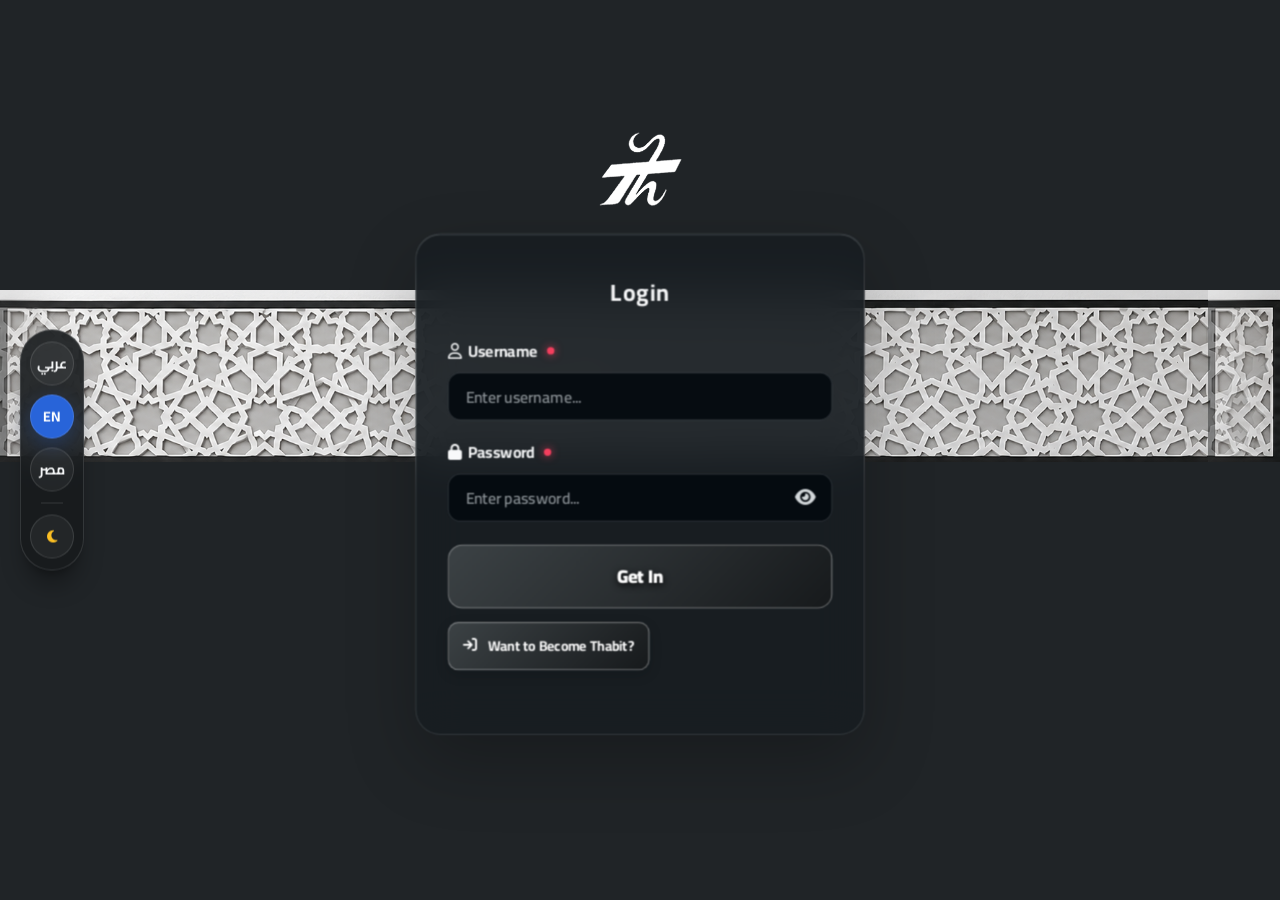
<file: index.html>
<!DOCTYPE html>
<html lang="en" dir="ltr" id="htmlRoot">
<head>
    <meta charset="UTF-8">
    <meta name="viewport" content="width=device-width, initial-scale=1.0">
    <title>Thabit</title>
    <link rel="icon" type="image/svg+xml" href="assets/thabit-favicon.svg">
    <link rel="preconnect" href="https://fonts.googleapis.com">
    <link rel="preconnect" href="https://fonts.gstatic.com" crossorigin>
    <link href="https://fonts.googleapis.com/css2?family=Cairo:wght@400;600;700;900&family=Montserrat:ital,wght@0,900;1,700;1,900&family=Plus+Jakarta+Sans:wght@300;400;500;600;700&display=swap" rel="stylesheet">
    <link rel="stylesheet" href="https://cdnjs.cloudflare.com/ajax/libs/font-awesome/6.4.0/css/all.min.css">
    
    <!-- Embedded CSS for one-file testing -->
        <link rel="stylesheet" href="Css/portal.css">
</head>

<body>

    <!-- Ornamental wall band behind the cards -->
    <div class="thabit-moving-ornament" aria-hidden="true">
        <img src="assets/thabit-ornament.png" alt="">
        <img src="assets/thabit-ornament.png" alt="">
    </div>

    <!-- Floating left bar -->
    <div class="mobile-floating-bar" id="mobileFloatingBar">
        <button type="button" onclick="setLanguage('ar')" id="floatBtnAr" title="العربية" class="circle-badge-btn">عربي</button>
        <button type="button" onclick="setLanguage('en')" id="floatBtnEn" title="English" class="circle-badge-btn active">EN</button>
        <button type="button" onclick="setLanguage('eg')" id="floatBtnEg" title="مصري" class="circle-badge-btn">مصر</button>

        <div class="bar-divider"></div>

        <button type="button" onclick="toggleTheme()" id="floatBtnTheme" title="Light / Dark" data-i18n-title="themeTitle" class="circle-badge-btn theme-btn" style="color: #fbbf24;">
            <i id="themeIcon" class="fa-solid fa-moon" aria-hidden="true"></i>
        </button>
    </div>

    <!-- شاشة اللوجن مباشرة بدون انيميشن يخفيها وتظهر فوراً -->
    <div id="cinematicIntroOverlay" aria-hidden="true">
        <span class="cinematic-intro-logo thabit-logo-mark" role="img" aria-label="TH logo"></span>
    </div>

    <div id="login-screen" class="screen page-content-hidden">

        <div style="display: flex; flex-direction: column; align-items: center; width: 100%;">

            <div class="logo-wrapper thabit-marble-brand" id="thabitPortalLogo" aria-label="THABIT — return to Portal" role="button" tabindex="0" title="Return to Portal">
                <span class="thabit-logo-glow" aria-hidden="true">
                    <span class="thabit-logo-mark" role="img" aria-label="TH logo"></span>
                </span>
            </div>

            <div class="portal-layout" id="portalLayout">

                <!-- 1. Login Card -->
                <div class="portal-card active-card" id="cardLogin" onclick="switchPortalCard('login', event)">
                    <div>
                        <div class="card-header-title" style="justify-content: center;">
                            <span id="lblLoginTitle" data-i18n="loginTitle" style="letter-spacing: 1px;">Login</span>
                        </div>

                        <div id="webAlertBox"></div>

                        <div class="input-group">
                            <label>
                                <i class="fa-regular fa-user"></i>
                                <span id="lblUser" data-i18n="username">Username</span>
                                <span class="required-dot" id="dotUser"></span>
                            </label>
                            <input type="text" id="username" data-i18n-ph="usernamePh" placeholder="Enter username..." autocomplete="off">
                        </div>

                        <div class="input-group">
                            <label>
                                <i class="fa-solid fa-lock"></i>
                                <span id="lblPass" data-i18n="password">Password</span>
                                <span class="required-dot" id="dotPass"></span>
                            </label>

                            <div class="password-wrapper">
                                <input type="password" id="password" data-i18n-ph="passwordPh" placeholder="Enter password...">
                                <i class="fa-solid fa-eye toggle-password" id="togglePassword" onclick="togglePassVisibility()"></i>
                            </div>
                        </div>

                        <button class="btn" id="btnLoginBtn" data-i18n="getIn" onclick="handleLogin()">Get In</button>

                        <a href="links/placement/placement.html" id="assistantJoinBtn" class="assistant-join-btn want-become-btn" onclick="event.stopPropagation();">
                            <i class="fa-solid fa-arrow-right-to-bracket" aria-hidden="true"></i>
                            <span>Want to Become Thabit?</span>
                        </a>
                    </div>
                </div>
                </div>

            </div>
        </div>
    </div>


    <!-- Report slide/modal copied from the Overall report flow -->
    <div id="reportOverlay" class="tha-modal" role="dialog" aria-modal="true" aria-labelledby="rpTitle">
      <div class="tha-box report-box">
        <div class="tha-h">
          <h3><i class="fa-solid fa-triangle-exclamation"></i> <span id="rpTitle">Report a problem</span></h3>
          <button type="button" class="tha-x" id="rpCloseBtn" aria-label="Close report"><i class="fa-solid fa-xmark"></i></button>
        </div>
        <p class="tha-note report-intro" id="rpIntro">Tell us exactly what happened so we can fix it.</p>
        <label class="tha-lab report-label" for="rpName"><span id="rpNameLabel">Your name</span> <span class="report-required">*</span></label>
        <input id="rpName" class="tha-in" maxlength="80" placeholder="Enter your name..." autocomplete="name">
        <label class="tha-lab report-label report-problem-label" for="rpProblem"><span id="rpDetailsLabel">What exactly is the problem?</span> <span class="report-required">*</span></label>
        <textarea id="rpProblem" class="tha-in" maxlength="2000" placeholder="Describe what you did, what you expected, and what happened instead..."></textarea>
        <p id="rpErr" class="tha-note report-error" aria-live="polite"></p>
        <div class="tha-btns report-actions">
          <button type="button" class="tha-b gray" id="rpCancelBtn">Cancel</button>
          <button type="button" class="tha-b" id="rpSendBtn"><i class="fa-solid fa-paper-plane"></i> <span id="rpSendLabel">Send</span></button>
        </div>
      </div>
    </div>
    <div id="reportToast" role="status" aria-live="polite"></div>

    <!-- ربط ملف الـ JavaScript الصحيح portal.js -->
        <script src="js/portal.js"></script>
</body>
</html>
</file>
<file: Css/portal.css>
:root {
    --bg: #030712; --text: #f1f5f9; --text-strong: #ffffff; --muted: #94a3b8; --soft: #cbd5e1;
    --card: rgba(18, 27, 48, 0.78); --card-border: rgba(255, 255, 255, 0.10);
    --input-bg: rgba(3, 7, 18, 0.85); --input-border: rgba(255, 255, 255, 0.12);
    --gold: #d4af37;
    --shadow: 0 30px 60px rgba(0, 0, 0, 0.6); --shadow-strong: 0 50px 100px -20px rgba(0, 0, 0, 0.9);
    --icon-color: rgba(255, 255, 255, 0.17);
}

body.light-theme {
    --bg: #f8fafc; --text: #1e293b; --text-strong: #0f172a; --muted: #475569; --soft: #334155;
    --card: rgba(255, 255, 255, 0.92); --card-border: rgba(15, 23, 42, 0.14);
    --input-bg: #f1f5f9; --input-border: rgba(15, 23, 42, 0.28);
    --gold: #a16207;
    --shadow: 0 20px 45px rgba(15, 23, 42, 0.14); --shadow-strong: 0 30px 70px -15px rgba(15, 23, 42, 0.28);
    --icon-color: rgba(15, 23, 42, 0.15);
}

#thabitBg {
    position: fixed; inset: 0; width: 100%; height: 100%; z-index: 0; pointer-events: none;
    color: var(--icon-color);
    -webkit-mask-image: radial-gradient(ellipse 65% 55% at 50% 50%, rgba(0,0,0,0.4) 0%, #000 100%);
    mask-image: radial-gradient(ellipse 65% 55% at 50% 50%, rgba(0,0,0,0.4) 0%, #000 100%);
}

.mobile-floating-bar {
    position: fixed; left: 10px; bottom: 20px; z-index: 50;
    background: rgba(15, 23, 42, 0.85);
    backdrop-filter: blur(12px); -webkit-backdrop-filter: blur(12px);
    border: 1px solid rgba(255, 255, 255, 0.2);
    padding: 6px; border-radius: 9999px;
    display: flex; flex-direction: column; gap: 6px; align-items: center;
    box-shadow: 0 10px 25px -5px rgba(0, 0, 0, 0.5);
}

body.light-theme .mobile-floating-bar {
    background: rgba(255, 255, 255, 0.9); border: 1px solid #000000;
    box-shadow: 0 10px 25px -5px rgba(0, 0, 0, 0.15);
}

.circle-badge-btn {
    width: 36px; height: 36px; display: flex; align-items: center; justify-content: center;
    font-size: 11px; font-weight: 800; background: #1e293b; color: #ffffff;
    border: none; border-radius: 50%; cursor: pointer; transition: transform 0.2s;
    font-family: 'Cairo', 'Inter', sans-serif;
}

body.light-theme .circle-badge-btn { background: #e2e8f0; color: #000000; }
.circle-badge-btn:hover { transform: scale(1.12); }
.circle-badge-btn.active { background: #2563eb !important; color: #ffffff !important; }
.circle-badge-btn.theme-btn { color: #fbbf24; }
.circle-badge-btn i { font-size: 13px; }
.bar-divider { width: 20px; height: 1px; background: #64748b; margin: 1px 0; }

.assist-btn {
    width: 42px; height: 42px; border-radius: 50%;
    background: linear-gradient(135deg, #059669, #047857); color: #ffffff !important;
    display: flex; flex-direction: column; align-items: center; justify-content: center; gap: 2px;
    text-decoration: none; font-family: 'Cairo', sans-serif; font-size: 7px; font-weight: 800; line-height: 1;
    transition: transform 0.2s; box-shadow: 0 4px 10px rgba(5, 150, 105, 0.45);
}

.assist-btn i { font-size: 14px; }
.assist-btn:hover { transform: scale(1.12); }

*, *:before, *:after {
    box-sizing: border-box;
    margin: 0;
    padding: 0;
    -webkit-tap-highlight-color: transparent;
}

*:focus { outline: none !important; }

body {
    background-color: var(--bg);
    color: var(--text);
    min-height: 100vh;
    display: flex;
    flex-direction: column;
    align-items: center;
    justify-content: center;
    position: relative;
    overflow-x: hidden;
    font-family: 'Cairo', 'Plus Jakarta Sans', sans-serif !important;
    padding: 40px 20px;
    transition: background-color 0.3s ease, color 0.3s ease;
}

#cinematicIntroOverlay {
    position: fixed;
    inset: 0;
    background-color: #020617;
    z-index: 99999;
    display: flex;
    align-items: center;
    justify-content: center;
    opacity: 1;
    transition: opacity 1s ease-in-out, visibility 1s ease-in-out;
}

#cinematicIntroOverlay.fade-out {
    opacity: 0;
    visibility: hidden;
    pointer-events: none;
}

.cinematic-intro-title {
    font-family: 'Montserrat', sans-serif !important;
    font-weight: 900 !important;
    font-size: 2rem;
    letter-spacing: 0.15em;
    padding-left: 0.2em;
    color: #d4af37;
    position: relative;
    opacity: 0;
    transform: scale(0.9);
    animation: introWordSequence 3s cubic-bezier(0.16, 1, 0.3, 1) forwards;
}

@keyframes introWordSequence {
    0% { opacity: 0; transform: scale(0.85); filter: drop-shadow(0 0 0px rgba(212,175,55,0)); }
    25% { opacity: 1; transform: scale(1); color: #d4af37; filter: drop-shadow(0 0 10px rgba(212,175,55,0.4)); }
    50% { color: #fef08a; filter: drop-shadow(0 0 25px rgba(234, 179, 8, 0.9)) drop-shadow(0 0 45px rgba(212, 175, 55, 0.7)); transform: scale(1.05); }
    75% { color: #d4af37; filter: drop-shadow(0 0 10px rgba(212,175,55,0.5)); transform: scale(1); opacity: 1; }
    100% { opacity: 0; transform: scale(1.08); filter: drop-shadow(0 0 0px rgba(212,175,55,0)); }
}

.page-content-hidden { opacity: 0; visibility: hidden; }
.page-content-visible { opacity: 1; visibility: visible; animation: fadeInContent 1s ease forwards; }

@keyframes fadeInContent {
    from { opacity: 0; transform: translateY(10px); }
    to { opacity: 1; transform: translateY(0); }
}

.screen {
    display: none;
    width: 100%;
    flex-direction: column;
    align-items: center;
    position: relative;
    z-index: 5;
}

.screen.active { display: flex; }

#login-screen {
    justify-content: center;
    align-items: center;
}

.portal-layout {
    display: flex;
    align-items: center;
    justify-content: center;
    width: 100%;
    max-width: 1300px;
    position: relative;
    gap: 30px;
    z-index: 10;
    margin-bottom: 25px;
    direction: ltr;
}

.portal-card {
    background: var(--card);
    backdrop-filter: blur(18px);
    -webkit-backdrop-filter: blur(18px);
    border: 1px solid var(--card-border);
    padding: 35px 30px;
    border-radius: 22px;
    width: 380px;
    min-height: 480px;
    box-shadow: var(--shadow);
    position: relative;
    overflow: hidden !important;
    transition: all 0.5s cubic-bezier(0.16, 1, 0.3, 1);
    cursor: pointer;
    display: flex;
    flex-direction: column;
    justify-content: space-between;
    user-select: none;
}

[dir="rtl"] .portal-card { direction: rtl; }
[dir="ltr"] .portal-card { direction: ltr; }

.portal-card::before {
    content: '';
    position: absolute;
    top: -150%;
    left: -150%;
    width: 350%;
    height: 350%;
    background: linear-gradient(135deg, transparent 35%, rgba(212, 175, 55, 0.04) 42%, rgba(255, 215, 0, 0.16) 50%, rgba(212, 175, 55, 0.04) 58%, transparent 65%);
    pointer-events: none;
    z-index: 1;
    animation: cardGoldSwipe 7s linear infinite;
}

@keyframes cardGoldSwipe {
    0% { transform: translate(-30%, -30%); }
    100% { transform: translate(35%, 35%); }
}

.portal-card.side-card {
    transform: scale(0.9);
    opacity: 0.7;
    filter: blur(0.3px);
    pointer-events: auto;
    z-index: 2;
}

.portal-card.side-card:hover {
    opacity: 0.9;
    filter: blur(0px);
    transform: scale(0.93);
    box-shadow: var(--shadow);
}

.portal-card.active-card {
    transform: scale(1.04);
    opacity: 1;
    filter: blur(0px);
    z-index: 20;
    box-shadow: var(--shadow-strong);
    cursor: default;
    pointer-events: auto;
}

.portal-card > * {
    position: relative;
    z-index: 2;
}

.logo-wrapper {
    position: relative;
    display: flex;
    flex-direction: column;
    align-items: center;
    align-self: center;
    margin-bottom: 25px;
    z-index: 10;
}

.glass-3d-logo-btn {
    position: relative;
    width: 90px;
    height: 90px;
    border-radius: 50%;
    background: radial-gradient(circle at 32% 32%, #475569 0%, #1e293b 45%, #090d16 75%, #020408 100%);
    box-shadow:
        inset 0 6px 12px rgba(255, 255, 255, 0.35),
        inset 0 -12px 25px rgba(0, 0, 0, 0.95),
        0 20px 40px rgba(0, 0, 0, 0.55),
        0 0 25px rgba(0, 0, 0, 0.4);
    display: flex;
    align-items: center;
    justify-content: center;
    overflow: hidden;
    cursor: pointer;
    transition: background 0.4s ease, box-shadow 0.4s ease;
    transform: scale(1) !important;
}

.glass-logo-text {
    font-family: 'Montserrat', sans-serif !important;
    font-weight: 900 !important;
    font-size: 2.2rem !important;
    color: #ffffff !important;
    text-shadow: 0 2px 10px rgba(0, 0, 0, 0.8);
}

.card-header-title {
    font-size: 1.4rem;
    color: var(--text-strong);
    font-weight: 700;
    letter-spacing: 0.5px;
    margin-bottom: 20px;
    display: flex;
    align-items: center;
    gap: 10px;
    font-family: 'Cairo', sans-serif !important;
}

.input-group {
    margin-bottom: 16px;
    position: relative;
}

.input-group label {
    display: flex;
    align-items: center;
    gap: 6px;
    margin-bottom: 6px;
    font-size: 0.95rem;
    color: var(--text-strong);
    font-weight: 700;
    font-family: 'Cairo', sans-serif !important;
}

.required-dot {
    display: inline-block;
    width: 7px;
    height: 7px;
    background-color: #f43f5e;
    border-radius: 50%;
    margin-left: 3px;
    box-shadow: 0 0 8px rgba(244, 63, 94, 0.8);
    vertical-align: middle;
}

[dir="rtl"] .required-dot {
    margin-left: 0;
    margin-right: 3px;
}

.input-group input,
.input-group select,
.input-group textarea {
    width: 100%;
    height: 46px;
    padding: 0 16px;
    background: var(--input-bg);
    border: 1px solid var(--input-border) !important;
    border-radius: 12px;
    color: var(--text-strong);
    font-size: 0.95rem;
    outline: none !important;
    box-shadow: none !important;
    font-family: 'Cairo', sans-serif !important;
    font-weight: 600;
}

.input-group input::placeholder {
    color: var(--muted);
    opacity: 0.8;
}

.password-wrapper {
    position: relative;
    width: 100%;
}

.password-wrapper input {
    padding-right: 48px;
}

[dir="rtl"] .password-wrapper input {
    padding-right: 16px;
    padding-left: 48px;
}

.toggle-password {
    position: absolute;
    right: 16px;
    top: 50%;
    transform: translateY(-50%);
    color: var(--soft);
    cursor: pointer;
    z-index: 5;
    font-size: 1.1rem;
}

[dir="rtl"] .toggle-password {
    right: auto;
    left: 16px;
}

.btn {
    width: 100%;
    padding: 13px 16px;
    color: #ffffff !important;
    border-radius: 14px;
    font-size: 1.1rem;
    font-weight: 900;
    cursor: pointer;
    position: relative;
    font-family: 'Cairo', sans-serif !important;
    background: linear-gradient(135deg, #000000 0%, #111827 20%, #047857 40%, #ffffff 50%, #dc2626 60%, #111827 80%, #000000 100%) !important;
    border: 1px solid rgba(255, 255, 255, 0.15);
    margin-top: 6px;
    text-shadow: 0 1px 6px rgba(0,0,0,0.85);
}

.btn:disabled {
    opacity: 0.7;
    cursor: wait;
}

.assistant-join-btn {
    background: linear-gradient(135deg, #1e293b 0%, #0f172a 100%);
    color: #ffffff !important;
    border: 1px solid rgba(255, 255, 255, 0.15);
    width: 100%;
    padding: 16px;
    border-radius: 14px;
    font-weight: 900;
    font-size: 1.1rem;
    font-family: 'Cairo', sans-serif !important;
    cursor: pointer;
    box-shadow: 0 10px 25px rgba(0, 0, 0, 0.4);
    display: flex;
    align-items: center;
    justify-content: center;
    gap: 10px;
    transition: transform 0.2s, box-shadow 0.2s, background 0.2s;
    text-decoration: none;
    margin-top: 20px;
}

.assistant-join-btn:hover {
    transform: translateY(-3px);
    background: linear-gradient(135deg, #334155 0%, #1e293b 100%);
    box-shadow: 0 15px 30px rgba(0, 0, 0, 0.6);
    border-color: rgba(212, 175, 55, 0.4);
}

.services-wrap {
    display: flex;
    flex-direction: column;
    justify-content: center;
    height: 100%;
}

.services-desc {
    color: var(--soft);
    text-align: center;
    font-size: 0.95rem;
    line-height: 1.6;
    margin-bottom: 20px;
}

.card-footnote {
    font-size: 0.85rem;
    color: var(--muted);
    text-align: center;
    margin-top: 10px;
}

.card-footnote.strong {
    font-size: 0.95rem;
    color: var(--text-strong);
    font-weight: 700;
}

.info-content {
    color: var(--text-strong);
    font-size: 1rem;
    line-height: 1.7;
    font-weight: 600;
}

.icon-soft {
    color: var(--soft);
}

#webAlertBox {
    width: 100%;
    padding: 12px 16px;
    border-radius: 12px;
    font-size: 0.95rem;
    font-family: 'Cairo', sans-serif !important;
    font-weight: 700;
    margin-bottom: 20px;
    display: none;
    background: var(--input-bg);
    text-align: center;
}

#webAlertBox.show {
    display: block;
}

#webAlertBox.alert-success {
    border: 1px solid #10b981;
    color: #10b981;
}

#webAlertBox.alert-error {
    border: 1px solid #ef4444;
    color: #ef4444;
}

/* التنسيقات المشتركة للأدمن والـ CMS */
.circle-badge-btn.admin-btn{color:#10b981}
body.light-theme .circle-badge-btn.theme-btn{color:#b45309}
body.light-theme .circle-badge-btn.admin-btn{color:#047857}
body.light-theme .text-slate-400,body.light-theme .text-slate-500{color:#475569!important}
body.light-theme .text-amber-300,body.light-theme .text-amber-400{color:#b45309!important}
body.light-theme .text-emerald-300,body.light-theme .text-emerald-400{color:#047857!important}
body.light-theme .text-indigo-300,body.light-theme .text-indigo-400{color:#4f46e5!important}
body.light-theme .text-rose-300,body.light-theme .text-rose-400{color:#be123c!important}
body.light-theme .bg-slate-800{background:#e2e8f0!important;color:#0f172a}
.tha-modal{position:fixed;inset:0;z-index:100000;display:none;align-items:center;justify-content:center;padding:14px;background:rgba(2,6,23,.8);-webkit-backdrop-filter:blur(8px);backdrop-filter:blur(8px)}
.tha-modal.open{display:flex;animation:thaIn .25s ease}
@keyframes thaIn{from{opacity:0}to{opacity:1}}
@keyframes thaPop{from{transform:translateY(14px) scale(.97);opacity:0}to{transform:none;opacity:1}}
.tha-box{width:100%;max-width:600px;max-height:92vh;overflow-y:auto;border-radius:22px;padding:20px;background:#0f172a;color:#f1f5f9;border:1px solid rgba(255,255,255,.15);box-shadow:0 30px 80px rgba(0,0,0,.7);font-family:'Cairo','Plus Jakarta Sans',sans-serif;animation:thaPop .3s cubic-bezier(.16,1,.3,1)}
body.light-theme .tha-box{background:#fff;color:#0f172a;border-color:rgba(15,23,42,.35)}
.tha-h{display:flex;align-items:center;justify-content:space-between;gap:10px;margin-bottom:14px}
.tha-h h3{font-size:1.05rem;font-weight:900;color:#fbbf24;display:flex;gap:8px;align-items:center}
body.light-theme .tha-h h3{color:#a16207}
.tha-x{width:34px;height:34px;border-radius:50%;border:0;cursor:pointer;background:rgba(148,163,184,.25);color:inherit;font-size:14px}
.tha-tabs{display:flex;gap:6px;flex-wrap:wrap}
.tha-tab{flex:1;min-width:80px;padding:8px 10px;border-radius:12px;border:1px solid rgba(148,163,184,.4);background:transparent;color:inherit;font:700 .78rem 'Cairo',sans-serif;cursor:pointer}
.tha-tab.on{background:#2563eb;border-color:#2563eb;color:#fff}
.tha-in{width:100%;padding:10px 12px;border-radius:12px;border:1px solid rgba(148,163,184,.45);background:rgba(2,6,23,.55);color:inherit;font:600 .85rem 'Cairo',sans-serif;outline:none}
body.light-theme .tha-in{background:#f1f5f9}
textarea.tha-in{min-height:84px;resize:vertical;line-height:1.6}
.tha-row{padding:12px;border:1px solid rgba(148,163,184,.3);border-radius:14px;margin-top:10px;display:flex;flex-direction:column;gap:8px}
.tha-lab{font-size:.8rem;font-weight:800;display:flex;justify-content:space-between;gap:8px;align-items:center}
.tha-tag{font-size:.62rem;padding:2px 8px;border-radius:99px;background:rgba(212,175,55,.2);color:#d4af37;font-weight:800;white-space:nowrap}
body.light-theme .tha-tag{color:#a16207}
.tha-btns{display:flex;gap:6px;flex-wrap:wrap}
.tha-b{padding:8px 12px;border-radius:10px;border:0;cursor:pointer;font:800 .75rem 'Cairo',sans-serif;color:#fff;background:#059669}
.tha-b.gray{background:#475569}.tha-b.red{background:#e11d48}.tha-b.blue{background:#2563eb}
.tha-b:disabled{opacity:.5;cursor:wait}
.tha-note{font-size:.72rem;opacity:.75;line-height:1.6}
.tha-img{max-width:100%;max-height:120px;border-radius:10px;object-fit:contain;align-self:flex-start}
#thaMsg{min-height:18px;margin-top:10px;font-weight:700}

@media (max-width: 900px) {
    body { padding: 20px 15px; }
    .portal-layout { flex-direction: column !important; gap: 20px; align-items: center; }
    .portal-card { width: 100% !important; max-width: 380px; min-height: auto !important; transform: none !important; opacity: 1 !important; filter: none !important; box-shadow: var(--shadow); }
    .portal-card.side-card, .portal-card.active-card { transform: none !important; opacity: 1 !important; filter: none !important; }
}

@media (max-width: 600px) {
    body { padding-left: 64px; padding-right: 14px; }
}

/* ===== THABIT architectural marble theme ===== */
:root {
  --bg: #d9d9d6;
  --text: #25292c;
  --text-strong: #171a1d;
  --muted: #5f666b;
  --soft: #444b50;
  --card: rgba(250,250,248,.91);
  --card-border: rgba(47,51,53,.18);
  --input-bg: rgba(244,244,241,.96);
  --input-border: rgba(50,55,58,.23);
  --gold: #565d61;
  --shadow: 0 18px 42px rgba(30,33,34,.15);
  --shadow-strong: 0 26px 58px rgba(30,33,34,.23);
  --icon-color: rgba(40,45,48,.055);
}
body {
  background-color: var(--bg) !important;
  background-size: cover !important;
  background-position: center center !important;
  background-repeat: no-repeat !important;
  background-attachment: fixed !important;
  padding-top: 28px !important;
  padding-bottom: 30px !important;
}
body.light-theme {
  --bg: #e5e5e2;
  --text: #292d30;
  --text-strong: #191c1e;
  --muted: #5c6368;
  --soft: #444b50;
  --card: rgba(250,250,248,.90);
  --card-border: rgba(40,44,46,.18);
  --input-bg: rgba(244,244,241,.96);
  --input-border: rgba(50,55,58,.24);
  --gold: #555c60;
  --shadow: 0 18px 42px rgba(30,33,34,.14);
  --shadow-strong: 0 26px 58px rgba(30,33,34,.21);
  --icon-color: rgba(40,45,48,.055);
}
body:not(.light-theme) {
  --bg: #202427;
  --text: #e8ebed;
  --text-strong: #f8f9fa;
  --muted: #b2b9bd;
  --soft: #d3d8db;
  --card: rgba(24,29,33,.91);
  --card-border: rgba(240,244,246,.13);
  --input-bg: rgba(5,10,16,.92);
  --input-border: rgba(230,236,240,.16);
  --gold: #d8dde0;
  --shadow: 0 18px 42px rgba(0,0,0,.27);
  --shadow-strong: 0 26px 58px rgba(0,0,0,.38);
  --icon-color: rgba(255,255,255,.07);
}
/* Keep the original floating sidebar visible and coordinated with the selected theme. */
.mobile-floating-bar {
  background: rgba(29,34,37,.92) !important;
  border: 1px solid rgba(255,255,255,.22) !important;
  backdrop-filter: blur(14px) !important;
  box-shadow: 0 12px 28px rgba(0,0,0,.24) !important;
}
body.light-theme .mobile-floating-bar {
  background: rgba(248,248,246,.94) !important;
  border: 1px solid rgba(32,36,38,.22) !important;
  box-shadow: 0 12px 28px rgba(0,0,0,.14) !important;
}
.circle-badge-btn { transition: transform .2s, background .25s, color .25s !important; }
body:not(.light-theme) .circle-badge-btn:not(.active) { background:#343b40 !important; color:#f4f6f7 !important; }
body.light-theme .circle-badge-btn:not(.active) { background:#e7e8e6 !important; color:#24282a !important; }
.circle-badge-btn.active { background:#2864d9 !important; color:#fff !important; }
.assist-btn { background:linear-gradient(135deg,#168c72,#08644f) !important; }
/* Smaller centered logo, visually etched into the marble rather than placed in a badge. */
.thabit-marble-brand {
  margin: 0 auto 34px !important;
  padding: 0 !important;
  gap: 4px !important;
  background: transparent !important;
}
.thabit-marble-logo {
  display:block !important;
  width: 106px !important;
  height: 78px !important;
  object-fit: contain !important;
  background: transparent !important;
  border: 0 !important;
  border-radius: 0 !important;
  box-shadow: none !important;
  filter: drop-shadow(0 1px 0 rgba(255,255,255,.72)) drop-shadow(0 -1px 1px rgba(0,0,0,.28)) !important;
}
body:not(.light-theme) .thabit-marble-logo {
  filter: brightness(0) invert(1) drop-shadow(0 1px 0 rgba(255,255,255,.25)) drop-shadow(0 -1px 1px rgba(0,0,0,.6)) !important;
}
.thabit-marble-tagline {
  font-family:'Plus Jakarta Sans','Cairo',sans-serif !important;
  font-size: 15px !important;
  line-height: 1.3 !important;
  font-weight: 600 !important;
  letter-spacing: .015em !important;
  text-align:center !important;
  color: var(--text-strong) !important;
  text-shadow: 0 1px 0 rgba(255,255,255,.36), 0 -1px 1px rgba(0,0,0,.12) !important;
}
body:not(.light-theme) .thabit-marble-tagline {
  text-shadow: 0 1px 0 rgba(0,0,0,.5) !important;
}
/* Elegant frosted marble cards; login remains the central focal point. */
.portal-layout {
  max-width: 1420px !important;
  gap: 28px !important;
  align-items: center !important;
}
.portal-card {
  border-radius: 24px !important;
  backdrop-filter: blur(18px) saturate(1.08) !important;
  -webkit-backdrop-filter: blur(18px) saturate(1.08) !important;
  box-shadow: var(--shadow) !important;
}
.portal-card.active-card {
  box-shadow: var(--shadow-strong) !important;
  border-color: var(--card-border) !important;
}
.portal-card::before {
  background: linear-gradient(110deg, transparent 28%, rgba(255,255,255,.02) 38%, rgba(255,255,255,.28) 50%, rgba(255,255,255,.035) 62%, transparent 72%) !important;
  animation: cardGoldSwipe 4.2s linear infinite !important;
}
body:not(.light-theme) .portal-card::before {
  background: linear-gradient(110deg, transparent 28%, rgba(255,255,255,.015) 38%, rgba(255,255,255,.16) 50%, rgba(255,255,255,.02) 62%, transparent 72%) !important;
}
.input-group input, .input-group select, .input-group textarea {
  background: var(--input-bg) !important;
  color: var(--text) !important;
  border-color: var(--input-border) !important;
}
.btn, .assistant-join-btn {
  background: linear-gradient(135deg,#3c4245,#171a1c) !important;
  color: #fff !important;
  border: 1px solid rgba(255,255,255,.34) !important;
}
body.light-theme .btn, body.light-theme .assistant-join-btn {
  background: linear-gradient(135deg,#363c3f,#171a1c) !important;
}
#cinematicIntroOverlay { background:#202427 !important; }
@media (max-width: 900px) {
  body { background-attachment: fixed !important; padding-top: 20px !important; }
  .thabit-marble-logo { width: 94px !important; height: 68px !important; }
  .thabit-marble-brand { margin-bottom: 24px !important; }
}


/* ===== THABIT portal refinements: clean logo, card focus, mobile order, click targets ===== */
.portal-card::before, .portal-card::after { pointer-events:none !important; }
.portal-card > * { position:relative; z-index:3 !important; }
.portal-card a, .portal-card button, #mobileFloatingBar a, #mobileFloatingBar button {
  position:relative; z-index:30 !important; pointer-events:auto !important; touch-action:manipulation;
}
.portal-layout { display:flex !important; align-items:center !important; justify-content:center !important; gap:clamp(18px,2vw,30px) !important; }
#cardServices { order:1 !important; }
#cardLogin {
  order:2 !important; transform:scale(1.045) !important; opacity:1 !important; filter:none !important;
  z-index:25 !important; border-color:var(--card-border) !important;
  box-shadow:0 26px 68px rgba(0,0,0,.24), inset 0 1px 0 rgba(255,255,255,.14) !important;
}
#cardAbout { order:3 !important; }
.portal-card { backdrop-filter:blur(22px) saturate(1.12) !important; -webkit-backdrop-filter:blur(22px) saturate(1.12) !important; }
.thabit-marble-logo {
  width:100px !important; height:auto !important; max-height:76px !important; object-fit:contain !important;
  background:transparent !important; border:0 !important; outline:0 !important; border-radius:0 !important; box-shadow:none !important;
  filter:brightness(0) drop-shadow(0 1px 0 rgba(255,255,255,.72)) drop-shadow(0 -1px 1px rgba(0,0,0,.24)) !important;
}
body:not(.light-theme) .thabit-marble-logo {
  filter:brightness(0) invert(1) drop-shadow(0 1px 0 rgba(255,255,255,.22)) drop-shadow(0 -1px 1px rgba(0,0,0,.55)) !important;
}
.thabit-marble-brand { background:transparent !important; border:0 !important; box-shadow:none !important; }
.thabit-marble-tagline { background:transparent !important; border:0 !important; }
#assistBtn, #assistantJoinBtn, #btnLoginBtn { cursor:pointer !important; }
@media (max-width:900px) {
  .portal-layout { flex-direction:column !important; align-items:center !important; }
  #cardLogin { order:1 !important; transform:none !important; width:100% !important; max-width:420px !important; }
  #cardServices { order:2 !important; } #cardAbout { order:3 !important; }
  .portal-card { max-width:420px !important; }
  .thabit-marble-logo { width:96px !important; max-height:72px !important; }
}


/* Final logo correction: real transparent TH artwork, never a white/black square. */
.thabit-marble-brand {
  display:flex !important; flex-direction:column !important; align-items:center !important;
  justify-content:center !important; width:max-content !important; max-width:100% !important;
  margin:0 auto 34px !important; padding:0 !important; gap:5px !important;
  background:transparent !important; border:0 !important; outline:0 !important; box-shadow:none !important;
}
.thabit-marble-logo {
  display:block !important; width:96px !important; height:auto !important; max-height:76px !important;
  object-fit:contain !important; background:transparent !important; border:0 !important;
  outline:0 !important; border-radius:0 !important; box-shadow:none !important;
  filter:brightness(0) drop-shadow(0 1px 0 rgba(255,255,255,.38)) drop-shadow(0 -1px 1px rgba(0,0,0,.20)) !important;
}
body:not(.light-theme) .thabit-marble-logo {
  filter:brightness(0) invert(1) drop-shadow(0 1px 0 rgba(255,255,255,.30)) drop-shadow(0 -1px 1px rgba(0,0,0,.28)) !important;
}
.thabit-marble-tagline {
  display:block !important; margin:0 !important; padding:0 !important; background:transparent !important;
  border:0 !important; outline:0 !important; box-shadow:none !important;
  color:var(--text-strong) !important; font-size:15px !important; line-height:1.3 !important;
  font-weight:600 !important; letter-spacing:.01em !important; text-align:center !important;
  text-shadow:none !important;
}
@media(max-width:900px){ .thabit-marble-logo{width:90px !important;max-height:70px !important;} .thabit-marble-brand{margin-bottom:24px !important;} }


/* V3 logo refinement: slightly smaller, clean edges, and an accessible refresh target. */
.logo-wrapper.thabit-marble-brand {
  cursor: pointer !important;
  user-select: none !important;
  -webkit-tap-highlight-color: transparent;
  width: max-content !important;
  max-width: 92vw !important;
  margin: 0 auto 30px !important;
  gap: 2px !important;
  outline: none !important;
}
.logo-wrapper.thabit-marble-brand:focus-visible {
  outline: 2px solid currentColor !important;
  outline-offset: 7px !important;
  border-radius: 4px !important;
}
.thabit-marble-logo {
  width: 96px !important;
  height: 71px !important;
  object-fit: contain !important;
  object-position: center !important;
  image-rendering: auto !important;
  -webkit-backface-visibility: hidden;
  backface-visibility: hidden;
  transform: translateZ(0);
  filter: drop-shadow(0 1px 0 rgba(255,255,255,.52)) drop-shadow(0 -1px 1px rgba(0,0,0,.20)) !important;
}
body:not(.light-theme) .thabit-marble-logo {
  filter: brightness(0) invert(1) drop-shadow(0 1px 0 rgba(255,255,255,.18)) drop-shadow(0 -1px 1px rgba(0,0,0,.42)) !important;
}
.thabit-marble-tagline {
  margin-top: 0 !important;
  text-shadow: none !important;
}
body:not(.light-theme) .thabit-marble-tagline { text-shadow: 0 1px 1px rgba(0,0,0,.22) !important; }
@media (max-width: 900px) {
  .thabit-marble-logo { width: 90px !important; height: 66px !important; }
  .logo-wrapper.thabit-marble-brand { margin-bottom: 22px !important; }
}


/* V4: animate the existing ornamental wall band as a seamless moving layer */
body {
  padding-top: 10px !important;
  padding-bottom: 24px !important;
}
.logo-wrapper.thabit-marble-brand {
  margin-top: 0 !important;
  margin-bottom: 44px !important;
}
.thabit-marble-logo {
  width: 88px !important;
  height: auto !important;
  max-height: 66px !important;
}
@media (max-width: 900px) {
  .logo-wrapper.thabit-marble-brand { margin-bottom: 34px !important; }
  .thabit-marble-logo { width: 82px !important; max-height: 62px !important; }
}
.thabit-moving-ornament {
  position: fixed;
  z-index: 0;
  pointer-events: none;
  left: 0;
  top: 32.2vh;
  width: 200vw;
  height: 13.42vw;
  max-height: 238px;
  min-height: 54px;
  display: flex;
  overflow: hidden;
  will-change: transform;
  animation: thabitOrnamentGlide 50s linear infinite;
  opacity: 1;
}
.thabit-moving-ornament img {
  display: block;
  flex: 0 0 100vw;
  width: 100vw;
  height: 100%;
  object-fit: fill;
  max-width: none;
}
@keyframes thabitOrnamentGlide {
  from { transform: translateX(0); }
  to { transform: translateX(-100vw); }
}
#login-screen, .page-content-hidden, .portal-layout, .thabit-marble-brand {
  position: relative;
  z-index: 1;
}
.mobile-floating-bar { z-index: 1000 !important; }
@media (prefers-reduced-motion: reduce) {
  .thabit-moving-ornament { animation-duration: 120s; }
}


/* V5 refinements: seamless slower ornament + selectable feature cards */
:root {
  --thabit-ornament-duration: 50s;
}
.pattern-track,
.ornament-track,
.decorative-pattern-track,
.marble-pattern-track,
.pattern-marquee-track {
  width: max-content !important;
  min-width: 200% !important;
  gap: 0 !important;
  will-change: transform;
  animation-duration: var(--thabit-ornament-duration) !important;
}
.pattern-track > *,
.ornament-track > *,
.decorative-pattern-track > *,
.marble-pattern-track > *,
.pattern-marquee-track > * {
  flex: 0 0 auto !important;
  margin-right: -1px !important;
}

/* Keep Login as the default selected card on desktop, but let any card take focus on click. */
.portal-card,
.login-card,
.feature-card,
.info-card {
  cursor: pointer;
  transition: transform .32s ease, box-shadow .32s ease, opacity .32s ease, filter .32s ease;
}
.portal-card.is-active,
.login-card.is-active,
.feature-card.is-active,
.info-card.is-active {
  transform: translateY(-8px) scale(1.035);
  box-shadow: 0 22px 52px rgba(0,0,0,.19), 0 0 0 1px rgba(255,255,255,.16);
  z-index: 3;
}
.portal-card:not(.is-active),
.login-card:not(.is-active),
.feature-card:not(.is-active),
.info-card:not(.is-active) {
  transform: scale(.97);
}
@media (max-width: 760px) {
  .portal-card.is-active,
  .login-card.is-active,
  .feature-card.is-active,
  .info-card.is-active {
    transform: none;
  }
  .portal-card:not(.is-active),
  .login-card:not(.is-active),
  .feature-card:not(.is-active),
  .info-card:not(.is-active) {
    transform: none;
  }
}


/* V6 FIX: make card focus follow the portal's existing switchPortalCard() state. */
/* Remove the hard-coded enlarged Login transform and derive scale from active-card. */
#cardLogin {
  transform: none !important;
  z-index: 5 !important;
  transition: transform .32s ease, box-shadow .32s ease, opacity .32s ease !important;
}
#cardLogin.active-card,
#cardServices.active-card,
#cardAbout.active-card {
  transform: translateY(-7px) scale(1.045) !important;
  z-index: 25 !important;
  opacity: 1 !important;
  filter: none !important;
  box-shadow: 0 26px 68px rgba(0,0,0,.24), inset 0 1px 0 rgba(255,255,255,.14) !important;
}
#cardLogin.side-card,
#cardServices.side-card,
#cardAbout.side-card {
  transform: scale(.94) !important;
  z-index: 4 !important;
  opacity: .88 !important;
  box-shadow: var(--shadow) !important;
}
#cardLogin.active-card { border-color: var(--card-border) !important; }

/* Mobile: Login is first by default; don't enlarge vertically stacked cards. */
@media (max-width: 900px) {
  #cardLogin { order: 1 !important; }
  #cardServices { order: 2 !important; }
  #cardAbout { order: 3 !important; }
  #cardLogin.active-card,
  #cardServices.active-card,
  #cardAbout.active-card,
  #cardLogin.side-card,
  #cardServices.side-card,
  #cardAbout.side-card {
    transform: none !important;
    opacity: 1 !important;
  }
}


/* V7: clean marble wall — remove the faint line-art wallpaper in both themes. */
body,
body.light-theme,
body:not(.light-theme) {
  background-image: none !important;
  background-color: var(--bg) !important;
}
.thabit-moving-ornament {
  width: 200vw !important;
  gap: 0 !important;
  animation-duration: 56s !important;
}
.thabit-moving-ornament img {
  flex: 0 0 100vw !important;
  width: 100vw !important;
  max-width: none !important;
  object-fit: fill !important;
}


/* V8: static single-piece ornament; no visible stitched repeat. */
.thabit-moving-ornament {
  position: fixed !important;
  left: 0 !important;
  top: 32.2vh !important;
  width: 100vw !important;
  height: 13.42vw !important;
  max-height: 238px !important;
  min-height: 54px !important;
  display: block !important;
  overflow: hidden !important;
  transform: none !important;
  animation: none !important;
  will-change: auto !important;
  gap: 0 !important;
}
.thabit-moving-ornament img:first-child {
  display: none !important;
}
.thabit-moving-ornament img:nth-child(2) {
  display: block !important;
  width: 100vw !important;
  height: 100% !important;
  max-width: none !important;
  object-fit: fill !important;
  margin: 0 !important;
  padding: 0 !important;
}
/* Remove the small pencil-style icons from the wall in both themes. */
html body,
html body.light-theme,
html body:not(.light-theme) {
  background-image: none !important;
  background-color: var(--bg) !important;
}
#thabitBg { display: none !important; }

/* =====================================================================
   OVERALL -> PORTAL PORT  (logo + floating sidebar copied from overall)
   Appended at the END of portal.css on purpose, so it wins over the
   older rules above. Icons and sidebar functions are NOT changed.
   ===================================================================== */

/* ---------- colors the sidebar needs (same values as overall) ---------- */
body {
    --sidebar-bg: rgba(24, 27, 29, 0.90);
    --border-color: rgba(255, 255, 255, 0.12);
}
body.light-theme {
    --sidebar-bg: rgba(248, 247, 243, 0.88);
    --border-color: rgba(35, 38, 40, 0.16);
}


/* =========================================================
   TOP LOGO (same as overall: transparent TH + pulse glow)
   Uses a NEW class (.thabit-logo-mark) so the old <img> logo
   rules above can't interfere.
   ========================================================= */

.thabit-logo-glow {
    display: block;
    position: relative;
    z-index: 3;
    animation: thabitHaloDark 10s ease-in-out 1s infinite;
}

.thabit-logo-mark {
    display: block;
    width: 96px;
    height: 76px;

    background-color: var(--th-logo-fill, #ffffff);
    -webkit-mask: url("[data-uri]") center / contain no-repeat;
    mask: url("[data-uri]") center / contain no-repeat;

    position: relative;
    z-index: 3;

    animation: thabitFillDark 10s ease-in-out 1s infinite;

    transition:
        background-color 2.4s ease,
        filter 2.4s ease,
        opacity 2.4s ease,
        transform .45s ease;
}

body.light-theme .thabit-logo-mark { --th-logo-fill: #101010; }
body:not(.light-theme) .thabit-logo-mark { --th-logo-fill: #ffffff; }

body.light-theme .thabit-logo-glow { animation-name: thabitHaloLight; }
body.light-theme .thabit-logo-mark { animation-name: thabitFillLight; }

/* ---- DARK THEME ---- */
@keyframes thabitFillDark {
    0%, 55%, 100% { background-color: #ffffff; }
    20%, 32%      { background-color: #fffaf0; }
}

@keyframes thabitHaloDark {
    0%, 55%, 100% { filter: drop-shadow(0 0 0 rgba(255,246,222,0)) drop-shadow(0 0 0 rgba(255,222,140,0)); }
    20%, 32%      { filter: drop-shadow(0 0 4px rgba(255,255,255,.75)) drop-shadow(0 0 13px rgba(255,228,150,.38)); }
}

/* ---- LIGHT THEME ---- */
@keyframes thabitFillLight {
    0%, 55%, 100% { background-color: #101010; }
    20%, 32%      { background-color: #5a4220; }
}

@keyframes thabitHaloLight {
    0%, 55%, 100% { filter: drop-shadow(0 0 0 rgba(176,122,24,0)) drop-shadow(0 0 0 rgba(176,122,24,0)); }
    20%, 32%      { filter: drop-shadow(0 0 4px rgba(176,122,24,.45)) drop-shadow(0 0 11px rgba(176,122,24,.25)); }
}

@media (max-width: 900px) {
    .thabit-logo-mark { width: 92px; height: 72px; }
}

@media (prefers-reduced-motion: reduce) {
    .thabit-logo-glow,
    .thabit-logo-mark { animation: none; }
}


/* =========================================================
   FLOATING SIDEBAR (same size / shape / settings as overall)
   ========================================================= */

#mobileFloatingBar.mobile-floating-bar {
    position: fixed !important;

    left: 20px !important;
    top: 50% !important;
    bottom: auto !important;

    transform: translateY(-50%) !important;

    background: var(--sidebar-bg) !important;

    backdrop-filter: blur(14px) !important;
    -webkit-backdrop-filter: blur(14px) !important;

    border: 1px solid var(--border-color) !important;
    border-radius: 9999px !important;

    padding: 11px 9px !important;

    display: flex !important;
    flex-direction: column !important;
    align-items: center !important;

    gap: 9px !important;

    box-shadow:
        0 20px 25px -5px rgba(0, 0, 0, 0.3),
        0 8px 10px -6px rgba(0, 0, 0, 0.3) !important;

    z-index: 1000 !important;

    transition:
        transform .45s cubic-bezier(.16,1,.3,1),
        background-color 2.4s ease,
        border-color 2.4s ease,
        box-shadow 2.4s ease !important;
}

#mobileFloatingBar.mobile-floating-bar:hover {
    transform: translateY(-50%) translateX(2px) !important;

    box-shadow:
        0 24px 42px rgba(0,0,0,.25),
        0 0 0 1px rgba(255,255,255,.05) !important;
}


/* ---------- buttons ---------- */

#mobileFloatingBar .circle-badge-btn,
#mobileFloatingBar .assist-btn {
    width: 44px !important;
    height: 44px !important;

    border-radius: 50% !important;

    border: 1px solid var(--border-color) !important;

    display: flex !important;
    align-items: center !important;
    justify-content: center !important;

    font-size: 14px !important;
    font-weight: 700 !important;

    cursor: pointer !important;

    text-decoration: none !important;

    position: relative !important;
    overflow: hidden !important;

    transform: translateZ(0);

    transition:
        transform .38s cubic-bezier(.16,1,.3,1),
        background .3s ease,
        color .3s ease,
        border-color .3s ease,
        box-shadow .3s ease !important;
}

#mobileFloatingBar .circle-badge-btn i { font-size: 14px !important; }

/* base (non-active) button colors, as in overall */
body:not(.light-theme) #mobileFloatingBar .circle-badge-btn:not(.active) {
    background: rgba(255,255,255,.05) !important;
}
body.light-theme #mobileFloatingBar .circle-badge-btn:not(.active) {
    background: rgba(0,0,0,.03) !important;
}

/* the Assistant button keeps its green look + its icon and label */
#mobileFloatingBar .assist-btn {
    border-color: transparent !important;
    flex-direction: column !important;
    gap: 2px !important;
}

/* light sweep on hover */
#mobileFloatingBar .circle-badge-btn::after,
#mobileFloatingBar .assist-btn::after {
    content: '';
    position: absolute;
    inset: -55%;
    background: linear-gradient(115deg, transparent 42%, rgba(255,255,255,.38) 50%, transparent 58%);
    transform: translateX(-75%) rotate(12deg);
    opacity: 0;
    pointer-events: none;
}

#mobileFloatingBar .circle-badge-btn:hover,
#mobileFloatingBar .assist-btn:hover {
    transform: translateY(-2px) scale(1.09) !important;

    box-shadow:
        0 9px 18px rgba(0,0,0,.18),
        0 0 0 1px rgba(255,255,255,.08) !important;
}

#mobileFloatingBar .circle-badge-btn:hover::after,
#mobileFloatingBar .assist-btn:hover::after {
    animation: sidebarButtonSweep .65s ease-out forwards;
}

#mobileFloatingBar .circle-badge-btn:active,
#mobileFloatingBar .assist-btn:active {
    transform: translateY(1px) scale(.94) !important;
    transition-duration: .12s !important;
}

@keyframes sidebarButtonSweep {
    0%   { transform: translateX(-75%) rotate(12deg); opacity: 0; }
    25%  { opacity: 1; }
    100% { transform: translateX(75%) rotate(12deg); opacity: 0; }
}


/* ---------- language buttons ---------- */

body:not(.light-theme) #floatBtnAr,
body:not(.light-theme) #floatBtnEn,
body:not(.light-theme) #floatBtnEg {
    background: #343b40 !important;
    color: #f4f6f7 !important;
}

body.light-theme #floatBtnAr,
body.light-theme #floatBtnEn,
body.light-theme #floatBtnEg {
    background: #e7e8e6 !important;
    color: #24282a !important;
}

#mobileFloatingBar #floatBtnAr.active,
#mobileFloatingBar #floatBtnEn.active,
#mobileFloatingBar #floatBtnEg.active {
    background: #2864d9 !important;
    color: #ffffff !important;

    animation: sidebarActivePulse 1.8s ease-in-out infinite;

    box-shadow: 0 7px 20px rgba(40,100,217,.28) !important;
}

@keyframes sidebarActivePulse {
    0%, 100% { box-shadow: 0 7px 20px rgba(40,100,217,.22); }
    50%      { box-shadow: 0 8px 25px rgba(40,100,217,.42); }
}


/* ---------- per-button hover motion (rotation etc.) ---------- */

#mobileFloatingBar #floatBtnAr:hover,
#mobileFloatingBar #floatBtnEn:hover,
#mobileFloatingBar #floatBtnEg:hover {
    transform: translateY(-2px) scale(1.09) rotateY(12deg) !important;
}

#mobileFloatingBar #floatBtnTheme:hover {
    transform: translateY(-2px) scale(1.09) rotate(-12deg) !important;
}

#mobileFloatingBar #floatBtnAdmin:hover {
    transform: translateY(-2px) scale(1.09) !important;
}


/* ---------- divider ---------- */

#mobileFloatingBar .bar-divider {
    width: 22px !important;
    height: 1px !important;

    background: var(--border-color) !important;

    margin: 2px 0 !important;

    transition: background-color 2.4s ease;
}


/* ---------- tooltip ---------- */

#barTip {
    position: fixed;

    background: #0f172a;
    color: #fff;

    padding: 4px 10px;
    border-radius: 6px;

    font-size: 11px;

    pointer-events: none;

    opacity: 0;
    transition: opacity .2s;

    z-index: 1100;

    transform: translateY(-50%);

    white-space: nowrap;

    box-shadow: 0 4px 6px -1px rgba(0,0,0,.2);
}

#barTip.show { opacity: 1; }


@media (max-width: 760px) {
    #mobileFloatingBar.mobile-floating-bar { left: 10px !important; }
}


/* ===== Portal sidebar refinements based on Overall ===== */
#mobileFloatingBar #assistBtn {
    flex-direction: row !important;
    gap: 0 !important;
    font-size: 0 !important;
    color: #fff !important;
    background: linear-gradient(135deg, #059669, #047857) !important;
    box-shadow: 0 4px 12px rgba(5,150,105,.34) !important;
}
#mobileFloatingBar #assistBtn i { font-size: 17px !important; }
#mobileFloatingBar #assistBtn:hover {
    animation: portalAssistantWiggle .48s ease-in-out !important;
}
@keyframes portalAssistantWiggle {
    0%, 100% { transform: translateY(-2px) scale(1.09) translateX(0) !important; }
    25% { transform: translateY(-2px) scale(1.09) translateX(-3px) !important; }
    50% { transform: translateY(-2px) scale(1.09) translateX(3px) !important; }
    75% { transform: translateY(-2px) scale(1.09) translateX(-2px) !important; }
}
#mobileFloatingBar #floatBtnTheme,
#mobileFloatingBar #floatBtnTheme i { color: #fbbf24 !important; }
body.light-theme #mobileFloatingBar #floatBtnTheme,
body.light-theme #mobileFloatingBar #floatBtnTheme i { color: #b45309 !important; }
#mobileFloatingBar #floatBtnAdmin,
#mobileFloatingBar #floatBtnAdmin i { color: #34d399 !important; }
body.light-theme #mobileFloatingBar #floatBtnAdmin,
body.light-theme #mobileFloatingBar #floatBtnAdmin i { color: #047857 !important; }
#mobileFloatingBar #floatBtnReport,
#mobileFloatingBar #floatBtnReport i { color: #f43f5e !important; }
body.light-theme #mobileFloatingBar #floatBtnReport,
body.light-theme #mobileFloatingBar #floatBtnReport i { color: #be123c !important; }
#mobileFloatingBar #floatBtnReport:hover {
    animation: portalReportPulse .5s ease-in-out !important;
}
@keyframes portalReportPulse {
    0%, 100% { box-shadow: 0 0 0 rgba(244,63,94,0); }
    50% { box-shadow: 0 0 18px rgba(244,63,94,.3); }
}
@media (prefers-reduced-motion: reduce) {
    #mobileFloatingBar #assistBtn:hover,
    #mobileFloatingBar #floatBtnReport:hover { animation: none !important; }
}


/* FINAL POLISH: gentle card sweep + centered TH logo glow; no slogan. */
.thabit-marble-brand {
  margin-bottom: 26px !important;
  gap: 0 !important;
}
.thabit-marble-tagline { display: none !important; }

/* Restore the light passing across cards without changing card size/position. */
.portal-card::before {
  content: '' !important;
  position: absolute !important;
  inset: -80% -120% !important;
  width: 340% !important;
  height: 260% !important;
  pointer-events: none !important;
  z-index: 1 !important;
  background: linear-gradient(110deg,
    transparent 40%,
    rgba(255,255,255,.015) 45%,
    rgba(255,255,255,.19) 50%,
    rgba(255,255,255,.025) 55%,
    transparent 60%) !important;
  opacity: .72 !important;
  animation: thabitCardLightSweep 8.5s ease-in-out infinite !important;
  will-change: transform !important;
}
body.light-theme .portal-card::before {
  background: linear-gradient(110deg,
    transparent 40%,
    rgba(170,125,35,.015) 45%,
    rgba(255,255,255,.34) 50%,
    rgba(170,125,35,.025) 55%,
    transparent 60%) !important;
}
@keyframes thabitCardLightSweep {
  0%, 12% { transform: translate3d(-24%, -8%, 0); }
  88%, 100% { transform: translate3d(24%, 8%, 0); }
}

/* A soft, occasional glow over the original transparent TH artwork. */
.thabit-marble-logo {
  animation: thabitTHSoftGlow 10s ease-in-out infinite !important;
  will-change: filter !important;
}
@keyframes thabitTHSoftGlow {
  0%, 58%, 100% {
    filter: drop-shadow(0 1px 0 rgba(255,255,255,.5)) drop-shadow(0 -1px 1px rgba(0,0,0,.2)) !important;
  }
  22%, 34% {
    filter: drop-shadow(0 0 4px rgba(226,185,85,.48)) drop-shadow(0 0 11px rgba(226,185,85,.23)) drop-shadow(0 1px 0 rgba(255,255,255,.5)) !important;
  }
}
body:not(.light-theme) .thabit-marble-logo {
  animation-name: thabitTHSoftGlowDark !important;
}
@keyframes thabitTHSoftGlowDark {
  0%, 58%, 100% {
    filter: brightness(0) invert(1) drop-shadow(0 1px 0 rgba(255,255,255,.25)) drop-shadow(0 -1px 1px rgba(0,0,0,.55)) !important;
  }
  22%, 34% {
    filter: brightness(0) invert(1) drop-shadow(0 0 4px rgba(255,246,220,.7)) drop-shadow(0 0 12px rgba(255,220,140,.3)) !important;
  }
}
@media (prefers-reduced-motion: reduce) {
  .portal-card::before,
  .thabit-marble-logo { animation: none !important; }
}


/* FINAL STABILITY PASS: one static login card, no moving light/shimmer. */
.portal-card,
.portal-card:hover,
.portal-card.active-card,
#cardLogin {
  animation: none !important;
  transform: none !important;
  transition: box-shadow .18s ease, border-color .18s ease, background-color .18s ease !important;
  will-change: auto !important;
}
.portal-card::before,
.portal-card::after,
#cardLogin::before,
#cardLogin::after {
  content: none !important;
  display: none !important;
  animation: none !important;
  transform: none !important;
  background: none !important;
  opacity: 0 !important;
}
#portalLayout {
  width: 100% !important;
  display: flex !important;
  justify-content: center !important;
  align-items: flex-start !important;
  gap: 0 !important;
}
#cardLogin {
  order: 1 !important;
  width: min(100%, 430px) !important;
  max-width: 430px !important;
  min-width: 0 !important;
  flex: 0 1 430px !important;
  margin-left: auto !important;
  margin-right: auto !important;
  opacity: 1 !important;
  filter: none !important;
}
.want-become-btn {
  width: auto !important;
  min-width: 0 !important;
  align-self: center !important;
  display: inline-flex !important;
  padding: 9px 14px !important;
  margin: 13px auto 0 !important;
  border-radius: 10px !important;
  font-size: .84rem !important;
  font-weight: 700 !important;
  box-shadow: 0 4px 12px rgba(0,0,0,.16) !important;
  transition: background-color .15s ease, border-color .15s ease !important;
}
.want-become-btn:hover {
  transform: none !important;
  box-shadow: 0 4px 12px rgba(0,0,0,.16) !important;
}
@media (max-width: 900px) {
  #portalLayout { width: 100% !important; }
  #cardLogin { width: 100% !important; max-width: 430px !important; transform: none !important; }
}

/* =========================================================
   HOVER-ONLY GOLD CARD LIGHT + BUTTON LIFT + 5s TH GLOW
   No automatic card shimmer; all card light is triggered by hover.
   ========================================================= */
#cardLogin {
  transform: translateY(0) scale(1) !important;
  transform-origin: center center !important;
  transition: transform .42s cubic-bezier(.2,.75,.25,1),
              box-shadow .42s ease, border-color .42s ease !important;
}
#cardLogin::before {
  content: '' !important;
  display: block !important;
  position: absolute !important;
  inset: -70% -120% !important;
  width: 340% !important;
  height: 240% !important;
  pointer-events: none !important;
  z-index: 1 !important;
  opacity: 0 !important;
  background: linear-gradient(110deg,
    transparent 40%,
    rgba(212,175,55,.025) 45%,
    rgba(255,205,75,.34) 50%,
    rgba(212,175,55,.06) 55%,
    transparent 61%) !important;
  transform: translate3d(-24%, -5%, 0) !important;
  animation: none !important;
  transition: opacity .35s ease !important;
}
#cardLogin:hover {
  transform: translateY(-5px) scale(1.012) !important;
  box-shadow: 0 22px 48px rgba(0,0,0,.18), 0 0 0 1px rgba(212,175,55,.20) !important;
  border-color: rgba(212,175,55,.52) !important;
}
#cardLogin:hover::before {
  opacity: 1 !important;
  animation: thabitCardHoverGold 2.8s ease-out 1 both !important;
}
@keyframes thabitCardHoverGold {
  0%   { transform: translate3d(-24%, -5%, 0); }
  100% { transform: translate3d(24%, 5%, 0); }
}

/* Get In gets the same gentle lift as Want to Become Thabit? */
#btnLoginBtn {
  transform: translateY(0) !important;
  transition: transform .24s cubic-bezier(.2,.75,.25,1),
              box-shadow .24s ease, filter .24s ease !important;
}
#btnLoginBtn:hover,
#btnLoginBtn:focus-visible {
  transform: translateY(-3px) !important;
  box-shadow: 0 9px 18px rgba(0,0,0,.22) !important;
  filter: brightness(1.08) !important;
}
#btnLoginBtn:active {
  transform: translateY(0) !important;
  box-shadow: 0 3px 8px rgba(0,0,0,.18) !important;
}
.want-become-btn {
  transition: transform .24s cubic-bezier(.2,.75,.25,1),
              box-shadow .24s ease, filter .24s ease !important;
}
.want-become-btn:hover,
.want-become-btn:focus-visible {
  transform: translateY(-3px) !important;
  box-shadow: 0 9px 18px rgba(0,0,0,.22) !important;
  filter: brightness(1.08) !important;
}
.want-become-btn:active { transform: translateY(0) !important; }

/* TH logo: a warm gold glow every 5 seconds, lasting about 2 seconds. */
.thabit-marble-logo {
  animation: thabitTHGoldGlow5s 5s ease-in-out infinite !important;
  will-change: filter;
}
@keyframes thabitTHGoldGlow5s {
  0%, 39%, 81%, 100% {
    filter: drop-shadow(0 1px 0 rgba(255,255,255,.35))
            drop-shadow(0 -1px 1px rgba(0,0,0,.18));
  }
  45% {
    filter: drop-shadow(0 0 3px rgba(255,207,92,.32))
            drop-shadow(0 0 7px rgba(226,174,54,.18));
  }
  58%, 68% {
    filter: drop-shadow(0 0 5px rgba(255,207,92,.68))
            drop-shadow(0 0 16px rgba(226,174,54,.42))
            drop-shadow(0 0 24px rgba(226,174,54,.16));
  }
  76% {
    filter: drop-shadow(0 0 3px rgba(255,207,92,.30))
            drop-shadow(0 0 8px rgba(226,174,54,.16));
  }
}
body:not(.light-theme) .thabit-marble-logo {
  animation-name: thabitTHGoldGlow5sDark !important;
}
@keyframes thabitTHGoldGlow5sDark {
  0%, 39%, 81%, 100% {
    filter: brightness(0) invert(1)
            drop-shadow(0 1px 0 rgba(255,255,255,.22))
            drop-shadow(0 -1px 1px rgba(0,0,0,.4));
  }
  45% {
    filter: brightness(0) invert(1)
            drop-shadow(0 0 3px rgba(255,219,133,.45))
            drop-shadow(0 0 8px rgba(255,202,83,.25));
  }
  58%, 68% {
    filter: brightness(0) invert(1)
            drop-shadow(0 0 5px rgba(255,226,154,.82))
            drop-shadow(0 0 17px rgba(255,190,62,.55))
            drop-shadow(0 0 25px rgba(255,190,62,.22));
  }
  76% {
    filter: brightness(0) invert(1)
            drop-shadow(0 0 3px rgba(255,219,133,.36))
            drop-shadow(0 0 8px rgba(255,202,83,.2));
  }
}
@media (prefers-reduced-motion: reduce) {
  #cardLogin, #btnLoginBtn, .want-become-btn { transition: none !important; }
  #cardLogin:hover::before { animation: none !important; }
  .thabit-marble-logo { animation: none !important; }
}


/* Copied TH logo from the overall page: animated mark + accessible refresh target. */
#thabitPortalLogo { cursor: pointer; user-select: none; -webkit-tap-highlight-color: transparent; }
#thabitPortalLogo .thabit-logo-glow { display: block; animation: thabitHaloDark 10s ease-in-out 1s infinite; }
#thabitPortalLogo .thabit-logo-mark { animation: thabitFillDark 10s ease-in-out 1s infinite; }
body.light-theme #thabitPortalLogo .thabit-logo-glow { animation-name: thabitHaloLight; }
body.light-theme #thabitPortalLogo .thabit-logo-mark { animation-name: thabitFillLight; }
#thabitPortalLogo:focus-visible { outline: 2px solid #b07a18; outline-offset: 7px; border-radius: 4px; }
@media (prefers-reduced-motion: reduce) { #thabitPortalLogo .thabit-logo-glow, #thabitPortalLogo .thabit-logo-mark { animation: none !important; } }


/* ===== Report slide copied from Overall ===== */
.tha-modal {
  position: fixed; inset: 0; z-index: 100000; display: none;
  align-items: center; justify-content: center; padding: 14px;
  background: rgba(2,6,23,.80); -webkit-backdrop-filter: blur(8px);
  backdrop-filter: blur(8px); overflow-y: auto;
}
.tha-modal.open { display: flex; animation: thaReportIn .25s ease; }
@keyframes thaReportIn { from { opacity:0; } to { opacity:1; } }
.tha-box.report-box {
  width: 100%; max-width: 480px; max-height: 92vh; overflow-y: auto;
  border-radius: 22px; padding: 20px; background: #0f172a; color: #f1f5f9;
  border: 1px solid rgba(255,255,255,.15); box-shadow: 0 30px 80px rgba(0,0,0,.7);
  font-family: 'Cairo','Plus Jakarta Sans',sans-serif;
  animation: thaReportPop .3s cubic-bezier(.16,1,.3,1);
}
body.light-theme .tha-box.report-box { background:#fff; color:#0f172a; border-color:rgba(15,23,42,.25); }
@keyframes thaReportPop { from { transform:translateY(14px) scale(.97); opacity:0; } to { transform:none; opacity:1; } }
.tha-h { display:flex; align-items:center; justify-content:space-between; gap:10px; margin-bottom:14px; }
.tha-h h3 { margin:0; font-size:1.05rem; font-weight:900; color:#fbbf24; display:flex; gap:8px; align-items:center; }
body.light-theme .tha-h h3 { color:#a16207; }
.tha-x { width:34px; height:34px; flex:0 0 34px; border-radius:50%; border:0; cursor:pointer; background:rgba(148,163,184,.25); color:inherit; font-size:14px; }
.tha-note { font-size:.8rem; line-height:1.55; color:rgba(203,213,225,.82); }
body.light-theme .tha-note { color:#64748b; }
.tha-lab { font-size:.8rem; font-weight:800; display:flex; justify-content:space-between; gap:8px; align-items:center; }
.tha-in { display:block; box-sizing:border-box; width:100%; padding:10px 12px; border-radius:12px; border:1px solid rgba(148,163,184,.45); background:rgba(2,6,23,.55); color:inherit; font:600 .85rem 'Cairo',sans-serif; outline:none; }
body.light-theme .tha-in { background:#f1f5f9; color:#0f172a; }
.tha-in:focus { border-color:rgba(148,163,184,.75); box-shadow:0 0 0 2px rgba(148,163,184,.12); }
textarea.tha-in { min-height:140px; resize:vertical; line-height:1.6; }
.report-intro { margin:0 0 12px; }
.report-label { margin-bottom:6px; }
.report-problem-label { margin:12px 0 6px; }
.report-required { color:#f43f5e; }
.report-error { color:#fb7185; min-height:18px; margin:8px 0 0; }
.tha-btns { display:flex; gap:8px; margin-top:8px; }
.tha-b { flex:1; border:1px solid rgba(148,163,184,.4); border-radius:12px; padding:10px 12px; cursor:pointer; background:#b8860b; color:#fff; font:800 .85rem 'Cairo',sans-serif; }
.tha-b.gray { background:rgba(148,163,184,.18); color:inherit; }
.tha-b:disabled { opacity:.55; cursor:wait; }
#reportToast { position:fixed; left:50%; top:50%; transform:translate(-50%,-50%); z-index:100001; display:none; max-width:min(90vw,420px); padding:14px 20px; border-radius:16px; font:700 .9rem 'Cairo','Plus Jakarta Sans',sans-serif; text-align:center; color:#fff; box-shadow:0 20px 60px rgba(0,0,0,.55); }
#reportToast.show { display:block; animation:thaReportIn .2s ease; }
#reportToast.success { background:#047857; border:1px solid #34d399; }
#reportToast.error { background:#be123c; border:1px solid #fb7185; }
@media(max-width:520px) { .tha-box.report-box { padding:17px; border-radius:18px; } }

/* Card interaction: hover moves downward; clicking pins it in that position.
   Remove the gold outline/glow, while keeping the soft gold light sweep. */
#cardLogin {
  transform: translateY(0) scale(1) !important;
  transition: transform .42s cubic-bezier(.2,.75,.25,1),
              box-shadow .42s ease !important;
}
#cardLogin:hover,
#cardLogin.card-pinned {
  transform: translateY(10px) scale(1.012) !important;
  box-shadow: 0 22px 48px rgba(0,0,0,.18) !important;
  border-color: var(--card-border, rgba(255,255,255,.15)) !important;
}
#cardLogin:hover::before,
#cardLogin.card-pinned::before {
  opacity: 1 !important;
}
#cardLogin.card-pinned { cursor: default; }
@media (max-width:900px) {
  #cardLogin:hover, #cardLogin.card-pinned { transform: translateY(5px) scale(1) !important; }
}


/* ===== Short black-screen TH logo flash intro ===== */
#cinematicIntroOverlay {
    position: fixed !important;
    inset: 0 !important;
    z-index: 99999 !important;
    display: flex !important;
    align-items: flex-start !important;
    justify-content: center !important;
    padding-top: 34px !important;
    box-sizing: border-box !important;
    background: #000 !important;
    opacity: 1;
    visibility: visible;
    transition: opacity .22s ease-out, visibility .22s ease-out !important;
}
#cinematicIntroOverlay.fade-out {
    opacity: 0 !important;
    visibility: hidden !important;
    pointer-events: none !important;
}
#cinematicIntroOverlay .cinematic-intro-logo {
    display: block !important;
    width: 96px !important;
    height: 76px !important;
    flex: 0 0 auto !important;
    background-color: #fff !important;
    opacity: 0;
    filter: drop-shadow(0 0 0 rgba(255,255,255,0));
    animation: thabitIntroFlash .78s ease-out .08s 1 forwards !important;
}
@keyframes thabitIntroFlash {
    0% { opacity: 0; filter: brightness(1) drop-shadow(0 0 0 rgba(255,255,255,0)); transform: scale(.97); }
    18% { opacity: 1; filter: brightness(1.15) drop-shadow(0 0 10px rgba(255,255,255,.9)) drop-shadow(0 0 32px rgba(255,255,255,.95)) drop-shadow(0 0 58px rgba(255,255,255,.7)); transform: scale(1.04); }
    32% { opacity: 1; filter: brightness(2.6) drop-shadow(0 0 18px #fff) drop-shadow(0 0 48px #fff) drop-shadow(0 0 82px rgba(255,255,255,.9)); transform: scale(1.06); }
    46% { opacity: 1; filter: brightness(1.15) drop-shadow(0 0 9px rgba(255,255,255,.8)); transform: scale(1); }
    62% { opacity: .72; filter: brightness(1.8) drop-shadow(0 0 24px rgba(255,255,255,.9)); }
    100% { opacity: 0; filter: brightness(1) drop-shadow(0 0 0 rgba(255,255,255,0)); transform: scale(1); }
}
@media (max-width: 900px) {
    #cinematicIntroOverlay { padding-top: 28px !important; }
    #cinematicIntroOverlay .cinematic-intro-logo { width: 92px !important; height: 72px !important; }
}
@media (prefers-reduced-motion: reduce) {
    #cinematicIntroOverlay .cinematic-intro-logo { animation-duration: .35s !important; }
}
</file>
